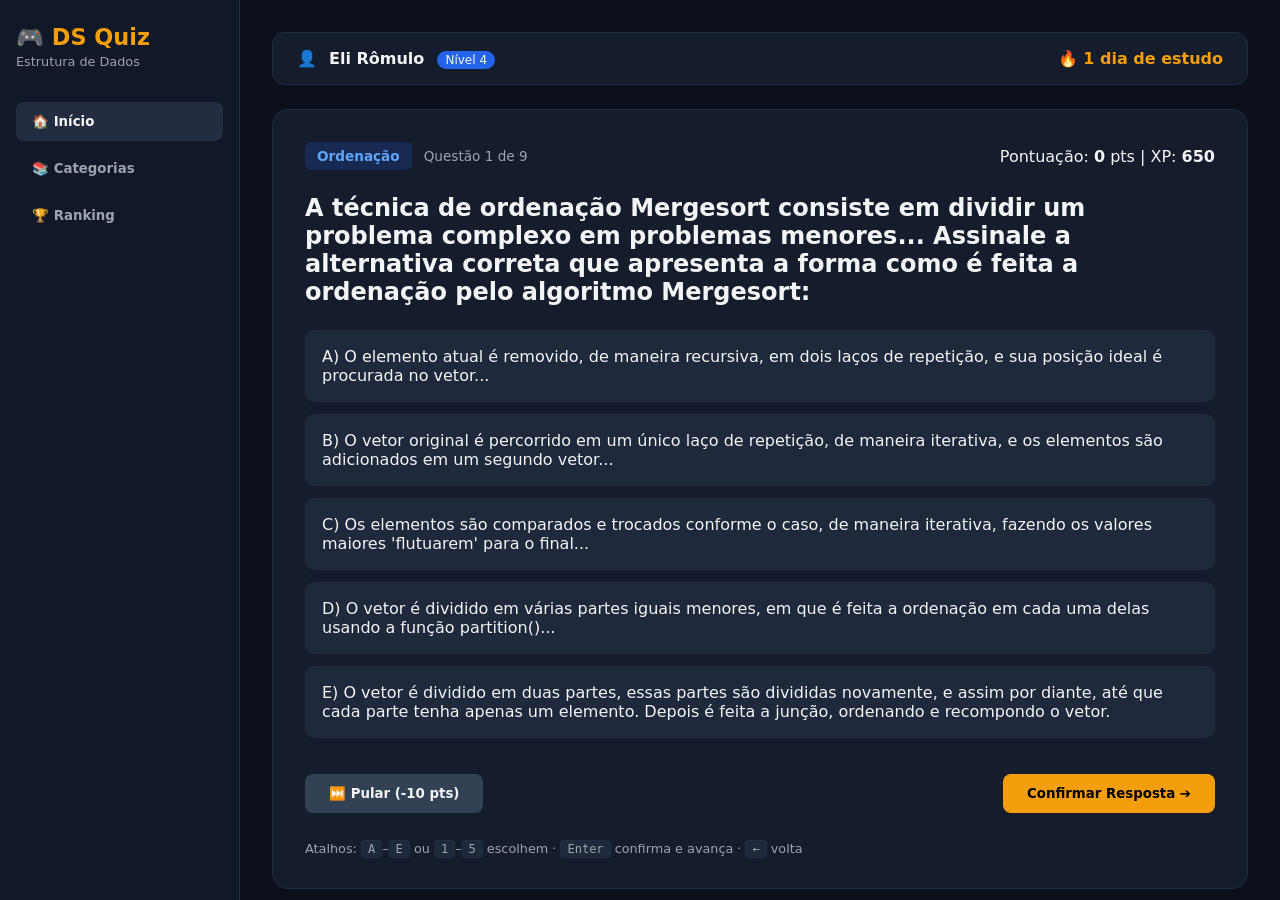
<file: index.html>
<!DOCTYPE html>
<html lang="pt-BR">
<head>
    <meta charset="UTF-8">
    <meta name="viewport" content="width=device-width, initial-scale=1.0">
    <title>DS Quiz - Estrutura de Dados</title>
    <meta name="description" content="Quiz gamificado de Estrutura de Dados: ordenação, árvores binárias e grafos, com correção comentada a cada resposta.">
    <link rel="stylesheet" href="style.css">
</head>
<body>
    <a class="skip-link" href="#inicio-view">Pular para o conteúdo</a>

    <div class="app-layout">
        <!-- Barra Lateral de Navegação -->
        <aside class="sidebar">
            <div class="brand">
                <h2>🎮 DS Quiz</h2>
                <span>Estrutura de Dados</span>
            </div>
            <nav class="menu" role="tablist" aria-label="Seções do aplicativo">
                <button class="nav-item active" role="tab" aria-selected="true" aria-controls="inicio-view" data-tab="inicio" onclick="switchTab('inicio')">🏠 Início</button>
                <button class="nav-item" role="tab" aria-selected="false" aria-controls="categorias-view" data-tab="categorias" onclick="switchTab('categorias')">📚 Categorias</button>
                <button class="nav-item" role="tab" aria-selected="false" aria-controls="ranking-view" data-tab="ranking" onclick="switchTab('ranking')">🏆 Ranking</button>
            </nav>
        </aside>

        <!-- Conteúdo Principal -->
        <main class="main-content">
            <!-- Cabeçalho -->
            <header class="top-bar">
                <div class="user-profile">
                    <span class="avatar" aria-hidden="true">👤</span>
                    <div class="user-info">
                        <strong>Eli Rômulo</strong>
                        <span class="level-tag">Nível <span id="user-level">1</span></span>
                    </div>
                </div>
                <div class="streak-badge">
                    🔥 <span id="streak-days">1</span> <span id="streak-label">dia de estudo</span>
                </div>
            </header>

            <!-- Painel do Jogo / Questões -->
            <section id="inicio-view" class="view-panel active" role="tabpanel" aria-label="Quiz">
                <div class="quiz-card">
                    <div class="quiz-header">
                        <div class="quiz-header-left">
                            <span class="category-tag" id="question-category">Listas</span>
                            <span class="question-progress" id="question-progress"></span>
                        </div>
                        <div class="score-tracker">
                            Pontuação: <strong id="score-val">0</strong> pts | XP: <strong id="xp-val">650</strong>
                        </div>
                    </div>

                    <h2 id="question-text">A carregar a questão...</h2>

                    <div id="options-list" class="options-group">
                        <!-- Opções serão injetadas via JavaScript -->
                    </div>

                    <div id="explanation-box" class="explanation-card hidden" role="status" aria-live="polite">
                        <p id="explanation-text"></p>
                    </div>

                    <div class="quiz-actions">
                        <div class="quiz-actions-left">
                            <button id="prev-btn" class="btn btn-secondary hidden" onclick="prevQuestion()">⬅️ Voltar</button>
                            <button id="skip-btn" class="btn btn-secondary" onclick="skipQuestion()">⏭️ Pular (-10 pts)</button>
                            <button id="review-btn" class="btn btn-secondary hidden" onclick="praticarErros()">🔁 Revisar erros</button>
                        </div>
                        <button id="confirm-btn" class="btn btn-primary" onclick="confirmAnswer()">Confirmar Resposta ➔</button>
                    </div>

                    <p class="atalhos">
                        Atalhos: <kbd>A</kbd>–<kbd>E</kbd> ou <kbd>1</kbd>–<kbd>5</kbd> escolhem ·
                        <kbd>Enter</kbd> confirma e avança · <kbd>←</kbd> volta
                    </p>
                </div>
            </section>

            <!-- Painel de Categorias -->
            <section id="categorias-view" class="view-panel" role="tabpanel" aria-label="Categorias">
                <div class="panel-head">
                    <div>
                        <h2>📚 Categorias</h2>
                        <p>Escolha um assunto para praticar. O progresso fica salvo neste navegador.</p>
                    </div>
                    <button class="btn btn-secondary" onclick="confirmarZerar()">♻️ Zerar progresso</button>
                </div>
                <div id="categorias-grid" class="cat-grid">
                    <!-- Cards de categoria serão injetados via JavaScript -->
                </div>
            </section>

            <!-- Painel de Ranking -->
            <section id="ranking-view" class="view-panel" role="tabpanel" aria-label="Ranking">
                <div class="panel-head">
                    <div>
                        <h2>🏆 Ranking</h2>
                        <p>Sua pontuação entra na tabela em tempo real. Os demais jogadores são fictícios, só para dar escala.</p>
                    </div>
                </div>
                <div id="ranking-list" class="rank-list">
                    <!-- Linhas do ranking serão injetadas via JavaScript -->
                </div>
            </section>

            <!-- Outros projetos do autor: fica fora dos painéis, no fim de toda tela -->
            <section class="outros-projetos" aria-labelledby="outros-projetos-titulo">
                <div class="outros-head">
                    <div>
                        <h2 id="outros-projetos-titulo">Conheça outros projetos do autor</h2>
                        <p>Sistemas reais no ar, do mesmo desenvolvedor deste quiz.</p>
                    </div>
                    <a class="outros-link" href="https://romulofullstack.duckdns.org" target="_blank" rel="noopener">
                        Ver portfólio completo <span aria-hidden="true">→</span>
                    </a>
                </div>

                <ul class="outros-grid">
                    <li>
                        <a href="https://thelostgoddessgame.com" target="_blank" rel="noopener">
                            <img src="images/project-tlg.jpg" alt="Jogabilidade de The Lost Goddess: personagem no vilarejo inicial, com HUD de classe, mapa e missões" loading="lazy" decoding="async">
                            <div class="outros-corpo">
                                <span class="outros-status"><span class="dot" aria-hidden="true"></span>em operação</span>
                                <h3>The Lost Goddess</h3>
                                <p>MMO estilo clássico com engine de simulação determinística própria, servidor autoritativo e jogo no navegador.</p>
                                <div class="outros-chips">
                                    <span>TypeScript</span><span>Three.js</span><span>WebSocket</span><span>PostgreSQL</span>
                                </div>
                                <span class="outros-cta">Visitar o site <span aria-hidden="true">→</span></span>
                            </div>
                        </a>
                    </li>

                    <li>
                        <a href="https://vigiacidadao.duckdns.org" target="_blank" rel="noopener">
                            <img src="images/project-vigia.jpg" alt="Painel do Vigia Cidadão com gastos públicos e grafo de relações" loading="lazy" decoding="async">
                            <div class="outros-corpo">
                                <span class="outros-status"><span class="dot" aria-hidden="true"></span>em operação</span>
                                <h3>Vigia Cidadão</h3>
                                <p>Plataforma cívica de transparência: gastos públicos, licitações e processos cruzados numa base única, com grafo de relações.</p>
                                <div class="outros-chips">
                                    <span>Python</span><span>FastAPI</span><span>PostgreSQL</span><span>Grafo</span>
                                </div>
                                <span class="outros-cta">Visitar o site <span aria-hidden="true">→</span></span>
                            </div>
                        </a>
                    </li>

                    <li>
                        <a href="https://apuracao-2-turno-2026.vercel.app" target="_blank" rel="noopener">
                            <img src="images/project-apuracao.png" alt="Painel de apuração eleitoral do segundo turno de 2026" loading="lazy" decoding="async">
                            <div class="outros-corpo">
                                <span class="outros-status"><span class="dot" aria-hidden="true"></span>em operação</span>
                                <h3>Apuração 2º Turno 2026</h3>
                                <p>Painel de apuração eleitoral com resultados atualizados e visualização por região.</p>
                                <div class="outros-chips">
                                    <span>Next.js</span><span>Dados abertos do TSE</span><span>Vercel</span>
                                </div>
                                <span class="outros-cta">Visitar o site <span aria-hidden="true">→</span></span>
                            </div>
                        </a>
                    </li>

                    <li>
                        <a href="https://saber-web.vercel.app" target="_blank" rel="noopener">
                            <img src="images/project-saber.jpg" alt="Página inicial do Saber+, plataforma de cursos online, com o aviso de site de demonstração" loading="lazy" decoding="async">
                            <div class="outros-corpo">
                                <span class="outros-status"><span class="dot" aria-hidden="true"></span>demo no ar</span>
                                <h3>Saber+</h3>
                                <p>Plataforma de cursos online: player com progresso salvo, avaliação, certificado em PDF com código de validação público e painel administrativo.</p>
                                <div class="outros-chips">
                                    <span>Go</span><span>Next.js</span><span>PostgreSQL</span><span>Vercel</span>
                                </div>
                                <span class="outros-cta">Visitar o site <span aria-hidden="true">→</span></span>
                            </div>
                        </a>
                    </li>

                    <li>
                        <a href="https://advpilot.vercel.app" target="_blank" rel="noopener">
                            <img src="images/project-advpilot.jpg" alt="Página inicial do AdvPilot, plataforma de marketing e documentos jurídicos com IA" loading="lazy" decoding="async">
                            <div class="outros-corpo">
                                <span class="outros-status"><span class="dot" aria-hidden="true"></span>demo no ar</span>
                                <h3>AdvPilot</h3>
                                <p>Marketing e documentos jurídicos com IA: criação de conteúdo, agenda de postagens e geração de peças.</p>
                                <div class="outros-chips">
                                    <span>TypeScript</span><span>Supabase</span><span>Gemini API</span>
                                </div>
                                <span class="outros-cta">Visitar o site <span aria-hidden="true">→</span></span>
                            </div>
                        </a>
                    </li>

                    <li>
                        <a href="https://central-despachante.vercel.app" target="_blank" rel="noopener">
                            <img src="images/project-despachante.jpg" alt="Página inicial da Central do Despachante, com documentos veiculares" loading="lazy" decoding="async">
                            <div class="outros-corpo">
                                <span class="outros-status"><span class="dot" aria-hidden="true"></span>demo no ar</span>
                                <h3>Central do Despachante</h3>
                                <p>Gestão de escritório de despachante: triagem, verificação e emissão de documentação veicular e de trânsito.</p>
                                <div class="outros-chips">
                                    <span>Neon</span><span>Automação documental</span>
                                </div>
                                <span class="outros-cta">Visitar o site <span aria-hidden="true">→</span></span>
                            </div>
                        </a>
                    </li>

                    <li>
                        <a href="https://romulofullstack.duckdns.org" target="_blank" rel="noopener">
                            <img src="images/project-kifrango.png" alt="Tela de um sistema PDV/ERP com faturamento, despesas e lucro líquido" loading="lazy" decoding="async">
                            <div class="outros-corpo">
                                <span class="outros-status"><span class="dot" aria-hidden="true"></span>sistema sob medida</span>
                                <h3>Sistemas PDV/ERP</h3>
                                <p>Sistemas PDV e ERP sob medida: vendas com baixa de estoque, despesas e lucro líquido em tempo real.</p>
                                <div class="outros-chips">
                                    <span>Go</span><span>SQLite</span><span>Tailwind CSS</span>
                                </div>
                                <span class="outros-cta">Ver no portfólio <span aria-hidden="true">→</span></span>
                            </div>
                        </a>
                    </li>
                </ul>

                <p class="outros-rodape">
                    Eli Rômulo de Araújo Martins ·
                    <a href="mailto:eliromulo@gmail.com">eliromulo@gmail.com</a> ·
                    <a href="https://romulofullstack.duckdns.org" target="_blank" rel="noopener">romulofullstack.duckdns.org</a>
                </p>
            </section>
        </main>
    </div>

    <script src="script.js"></script>
</body>
</html>
</file>
<file: style.css>
:root {
    --bg-dark: #0b0f19;
    --card-bg: #151c2c;
    --border-color: #232d42;
    --primary-blue: #2563eb;
    --accent-yellow: #f59e0b;
    --text-main: #f3f4f6;
    --text-muted: #9ca3af;
    --success-green: #10b981;
    --error-red: #ef4444;
}

* {
    box-sizing: border-box;
    margin: 0;
    padding: 0;
    font-family: 'Segoe UI', system-ui, sans-serif;
}

body {
    background-color: var(--bg-dark);
    color: var(--text-main);
    display: flex;
    height: 100vh;
    overflow: hidden;
}

.app-layout {
    display: flex;
    width: 100%;
}

.sidebar {
    width: 240px;
    background-color: #111827;
    border-right: 1px solid var(--border-color);
    padding: 24px 16px;
    display: flex;
    flex-direction: column;
    gap: 32px;
}

.brand h2 {
    color: var(--accent-yellow);
    font-size: 1.4rem;
}

.brand span {
    font-size: 0.8rem;
    color: var(--text-muted);
}

.menu {
    display: flex;
    flex-direction: column;
    gap: 8px;
}

.nav-item {
    background: transparent;
    border: none;
    color: var(--text-muted);
    padding: 12px 16px;
    border-radius: 8px;
    text-align: left;
    cursor: pointer;
    font-weight: 600;
    transition: all 0.2s;
}

.nav-item:hover, .nav-item.active {
    background-color: var(--border-color);
    color: var(--text-main);
}

.main-content {
    flex: 1;
    padding: 32px;
    display: flex;
    flex-direction: column;
    gap: 24px;
    overflow-y: auto;
}

.top-bar {
    display: flex;
    justify-content: space-between;
    align-items: center;
    background-color: var(--card-bg);
    padding: 16px 24px;
    border-radius: 12px;
    border: 1px solid var(--border-color);
}

.user-profile {
    display: flex;
    align-items: center;
    gap: 12px;
}

.level-tag {
    background-color: var(--primary-blue);
    font-size: 0.75rem;
    padding: 2px 8px;
    border-radius: 12px;
    margin-left: 8px;
}

.streak-badge {
    color: var(--accent-yellow);
    font-weight: bold;
}

.quiz-card {
    background-color: var(--card-bg);
    border: 1px solid var(--border-color);
    border-radius: 16px;
    padding: 32px;
    display: flex;
    flex-direction: column;
    gap: 24px;
}

.quiz-header {
    display: flex;
    justify-content: space-between;
    align-items: center;
}

.category-tag {
    background-color: rgba(37, 99, 235, 0.2);
    color: #60a5fa;
    padding: 6px 12px;
    border-radius: 6px;
    font-size: 0.85rem;
    font-weight: bold;
}

.options-group {
    display: flex;
    flex-direction: column;
    gap: 12px;
}

.opt-btn {
    background-color: #1e293b;
    border: 1px solid var(--border-color);
    color: var(--text-main);
    padding: 16px;
    border-radius: 10px;
    text-align: left;
    cursor: pointer;
    font-size: 1rem;
    transition: all 0.2s;
}

.opt-btn:hover {
    border-color: var(--primary-blue);
}

.opt-btn.selected {
    border-color: var(--accent-yellow);
    background-color: rgba(245, 158, 11, 0.1);
}

.opt-btn.correct {
    background-color: rgba(16, 185, 129, 0.2);
    border-color: var(--success-green);
    color: #6ee7b7;
}

.opt-btn.wrong {
    background-color: rgba(239, 68, 68, 0.2);
    border-color: var(--error-red);
    color: #fca5a5;
}

.quiz-actions {
    display: flex;
    justify-content: space-between;
    margin-top: 12px;
}

.btn {
    padding: 12px 24px;
    border-radius: 8px;
    border: none;
    font-weight: bold;
    cursor: pointer;
}

.btn-primary {
    background-color: var(--accent-yellow);
    color: #000;
}

.btn-secondary {
    background-color: #334155;
    color: var(--text-main);
}

.explanation-card {
    background-color: rgba(16, 185, 129, 0.1);
    border: 1px solid var(--success-green);
    padding: 16px;
    border-radius: 8px;
    color: #a7f3d0;
}

/* Na resposta errada a explicação vira o "porquê do erro", não um elogio. */
.explanation-card.errada {
    background-color: rgba(239, 68, 68, 0.1);
    border-color: var(--error-red);
    color: #fecaca;
}

.atalhos {
    color: var(--text-muted);
    font-size: 0.8rem;
    margin-top: 4px;
}

.atalhos kbd {
    font-family: ui-monospace, 'Cascadia Code', monospace;
    background-color: #1e293b;
    border: 1px solid var(--border-color);
    border-radius: 4px;
    padding: 1px 6px;
    font-size: 0.75rem;
}

.hidden {
    display: none;
}

/* ---------------- Troca de abas ---------------- */

.view-panel {
    display: none;
}

.view-panel.active {
    display: block;
}

.panel-head {
    display: flex;
    justify-content: space-between;
    align-items: flex-start;
    gap: 16px;
    margin-bottom: 24px;
}

.panel-head h2 {
    font-size: 1.5rem;
}

.panel-head p {
    color: var(--text-muted);
    font-size: 0.9rem;
    margin-top: 4px;
    max-width: 60ch;
}

.quiz-header-left {
    display: flex;
    align-items: center;
    gap: 12px;
}

.question-progress {
    color: var(--text-muted);
    font-size: 0.85rem;
}

.quiz-actions-left {
    display: flex;
    gap: 12px;
}

/* ---------------- Categorias ---------------- */

.cat-grid {
    display: grid;
    grid-template-columns: repeat(auto-fill, minmax(260px, 1fr));
    gap: 16px;
}

.cat-card {
    background-color: var(--card-bg);
    border: 1px solid var(--border-color);
    border-radius: 12px;
    padding: 20px;
    display: flex;
    flex-direction: column;
    gap: 10px;
    transition: border-color 0.2s;
}

.cat-card:hover {
    border-color: var(--primary-blue);
}

.cat-card h3 {
    font-size: 1.05rem;
}

.cat-meta {
    color: var(--text-muted);
    font-size: 0.85rem;
}

.cat-card .btn {
    margin-top: 6px;
    align-self: flex-start;
}

.progress-track {
    background-color: #1e293b;
    border-radius: 999px;
    height: 8px;
    overflow: hidden;
}

.progress-fill {
    background-color: var(--success-green);
    height: 100%;
    border-radius: 999px;
    transition: width 0.3s;
}

/* ---------------- Ranking ---------------- */

.rank-list {
    display: flex;
    flex-direction: column;
    gap: 8px;
}

.rank-row {
    display: grid;
    grid-template-columns: 48px 1fr auto auto;
    align-items: center;
    gap: 16px;
    background-color: var(--card-bg);
    border: 1px solid var(--border-color);
    border-radius: 10px;
    padding: 14px 20px;
}

.rank-row.me {
    border-color: var(--accent-yellow);
    background-color: rgba(245, 158, 11, 0.08);
}

.rank-pos {
    font-size: 1.1rem;
    color: var(--text-muted);
    text-align: center;
}

.rank-name {
    font-weight: 600;
}

.rank-level {
    color: var(--text-muted);
    font-size: 0.85rem;
}

.rank-points {
    color: var(--accent-yellow);
    font-weight: bold;
    min-width: 90px;
    text-align: right;
}

.cat-card-erros {
    border-color: var(--accent-yellow);
    background-color: rgba(245, 158, 11, 0.07);
}

/* ---------------- Acessibilidade ---------------- */

:focus-visible {
    outline: 2px solid var(--accent-yellow);
    outline-offset: 2px;
}

/* Link que só aparece ao navegar por teclado, para pular o menu. */
.skip-link {
    position: absolute;
    left: -9999px;
    top: 8px;
    background-color: var(--accent-yellow);
    color: #000;
    padding: 10px 16px;
    border-radius: 8px;
    font-weight: bold;
    z-index: 10;
}

.skip-link:focus {
    left: 8px;
}

@media (prefers-reduced-motion: reduce) {
    * {
        transition: none !important;
    }
}

/* ---------------- Telas estreitas ---------------- */

@media (max-width: 860px) {
    body {
        display: block;
        height: auto;
        overflow: visible;
    }

    .app-layout {
        flex-direction: column;
    }

    .sidebar {
        width: 100%;
        flex-direction: column;
        gap: 16px;
        padding: 16px;
        border-right: none;
        border-bottom: 1px solid var(--border-color);
    }

    .menu {
        flex-direction: row;
        flex-wrap: wrap;
    }

    .nav-item {
        flex: 1 1 auto;
        text-align: center;
        padding: 10px 12px;
    }

    .main-content {
        padding: 20px 16px;
        overflow: visible;
    }

    .top-bar {
        flex-direction: column;
        align-items: flex-start;
        gap: 10px;
    }

    .quiz-card {
        padding: 20px;
        gap: 18px;
    }

    .quiz-header,
    .panel-head {
        flex-direction: column;
        align-items: flex-start;
        gap: 10px;
    }

    .quiz-actions {
        flex-direction: column-reverse;
        align-items: stretch;
        gap: 12px;
    }

    .quiz-actions-left {
        flex-direction: column;
    }

    .btn {
        width: 100%;
    }

    .cat-card .btn {
        align-self: stretch;
    }

    /* O nível desce para baixo do nome em vez de espremer quatro colunas. */
    .rank-row {
        grid-template-columns: 40px 1fr auto;
        grid-template-areas:
            "pos nome pontos"
            "pos nivel pontos";
        gap: 2px 12px;
        padding: 12px 14px;
    }

    .rank-pos { grid-area: pos; align-self: center; }
    .rank-name { grid-area: nome; }
    .rank-level { grid-area: nivel; font-size: 0.78rem; }
    .rank-points { grid-area: pontos; align-self: center; min-width: 0; }
}

@media (max-width: 420px) {
    .opt-btn {
        padding: 14px 12px;
        font-size: 0.95rem;
    }

    .quiz-card {
        padding: 16px;
    }
}

/* ---------------- Outros projetos do autor ---------------- */

.outros-projetos {
    border-top: 1px solid var(--border-color);
    padding-top: 32px;
    margin-top: 16px;
}

.outros-head {
    display: flex;
    justify-content: space-between;
    align-items: flex-end;
    flex-wrap: wrap;
    gap: 12px;
    margin-bottom: 20px;
}

.outros-head h2 {
    font-size: 1.25rem;
}

.outros-head p {
    color: var(--text-muted);
    font-size: 0.9rem;
    margin-top: 4px;
}

.outros-link {
    color: var(--accent-yellow);
    font-weight: 600;
    font-size: 0.9rem;
    text-decoration: none;
}

.outros-link:hover {
    text-decoration: underline;
}

.outros-grid {
    list-style: none;
    display: grid;
    grid-template-columns: repeat(auto-fill, minmax(250px, 1fr));
    gap: 16px;
}

.outros-grid > li {
    display: flex;
}

.outros-grid a {
    display: flex;
    flex-direction: column;
    width: 100%;
    background-color: var(--card-bg);
    border: 1px solid var(--border-color);
    border-radius: 14px;
    overflow: hidden;
    color: inherit;
    text-decoration: none;
    transition: transform 0.2s, border-color 0.2s, box-shadow 0.2s;
}

.outros-grid a:hover {
    transform: translateY(-3px);
    border-color: var(--accent-yellow);
    box-shadow: 0 8px 24px rgba(0, 0, 0, 0.35);
}

.outros-grid img {
    width: 100%;
    aspect-ratio: 16 / 9;
    object-fit: cover;
    object-position: top;
    border-bottom: 1px solid var(--border-color);
    display: block;
}

.outros-corpo {
    display: flex;
    flex-direction: column;
    flex: 1;
    padding: 16px;
    gap: 8px;
}

.outros-status {
    display: inline-flex;
    align-items: center;
    gap: 6px;
    width: fit-content;
    background-color: rgba(16, 185, 129, 0.12);
    color: var(--success-green);
    font-size: 0.72rem;
    font-weight: 600;
    padding: 3px 10px;
    border-radius: 999px;
}

.outros-status .dot {
    width: 6px;
    height: 6px;
    border-radius: 50%;
    background-color: var(--success-green);
}

.outros-corpo h3 {
    font-size: 1rem;
}

.outros-corpo p {
    color: var(--text-muted);
    font-size: 0.85rem;
}

.outros-chips {
    display: flex;
    flex-wrap: wrap;
    gap: 6px;
}

.outros-chips span {
    background-color: #1e293b;
    color: var(--text-muted);
    font-size: 0.72rem;
    padding: 2px 8px;
    border-radius: 6px;
}

.outros-cta {
    margin-top: auto;
    padding-top: 10px;
    color: var(--accent-yellow);
    font-weight: 600;
    font-size: 0.85rem;
}

.outros-rodape {
    color: var(--text-muted);
    font-size: 0.8rem;
    margin-top: 24px;
    padding-bottom: 8px;
}

.outros-rodape a {
    color: var(--text-muted);
}

/* Nenhum texto longo (ou URL colada numa questão) empurra o layout para os lados. */
#question-text,
.opt-btn,
.explanation-card,
.rank-name,
.cat-card h3 {
    overflow-wrap: break-word;
}
</file>
